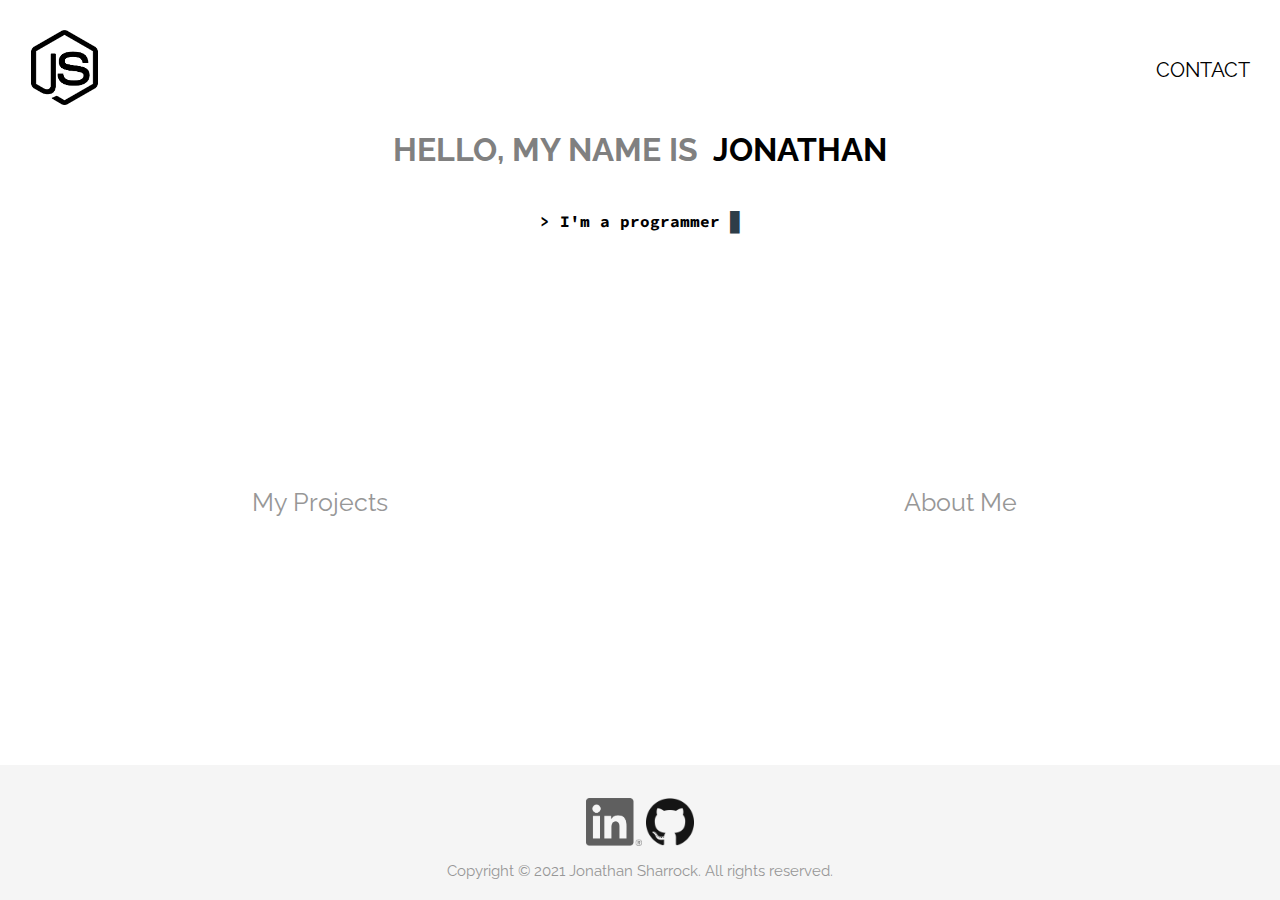
<file: index.html>
<!DOCTYPE html>
<html lang="en">
<head>
    <meta charset="UTF-8">
    <meta name="viewport" content="width=device-width, initial-scale=1, minimum-scale=1" />
    <title>Jonathan Sharrock - Portfolio</title>
    <link rel="icon" href="img/icon.png" type="image/png">
    <link rel="stylesheet" href="css/style.css">
    <link rel="preconnect" href="https://fonts.gstatic.com">
    <link href="https://fonts.googleapis.com/css2?family=Raleway:wght@200&family=Source+Code+Pro:wght@200&display=swap" rel="stylesheet">
    <script src="app.js"></script>
</head>
<body>
<div class="container">
    <div class="header">
      <a href="index.html"><img id="myLogo" src="img/js.png" alt="JS Logo"></a>
      <a href="contact.html"><p class="goldHover">CONTACT</p></a>
    </div>
    <div class="title">
        <h1 id="hello">HELLO, MY NAME IS</h1> <h1 class="goldHover" id="myName">JONATHAN</h1>
    </div>
    <div class="programmer">
        <h4 onclick="randDesc()">&gt; I'm a <span id="change">programmer</span> <span class="blink">█</span></h4>
        <script src="app.js"></script>
    </div>
    <div class="content">
        <div class="row">
            <div class="column">
                <a href="projects.html"><p class="option goldHover">My Projects</p></a>
            </div>
            <div class="column">
                <a href="about.html"><p class="option goldHover">About Me</p></a>
            </div>
        </div>
    </div>
</div>
<div class="footer">
    <div class="links">
        <a href="https://www.linkedin.com/in/jonathan-sharrock/"><img src="./img/linkedin.png" alt="LinkedIn"></a>
        <a href="https://github.com/JS2K8/"><img src="/img/githubicon.png" alt="Github"></a>
    </div>
    <div class="copyright">
        <p>Copyright © 2021 Jonathan Sharrock. All rights reserved.</p>
    </div>
</div>
</body>
</html>
</file>
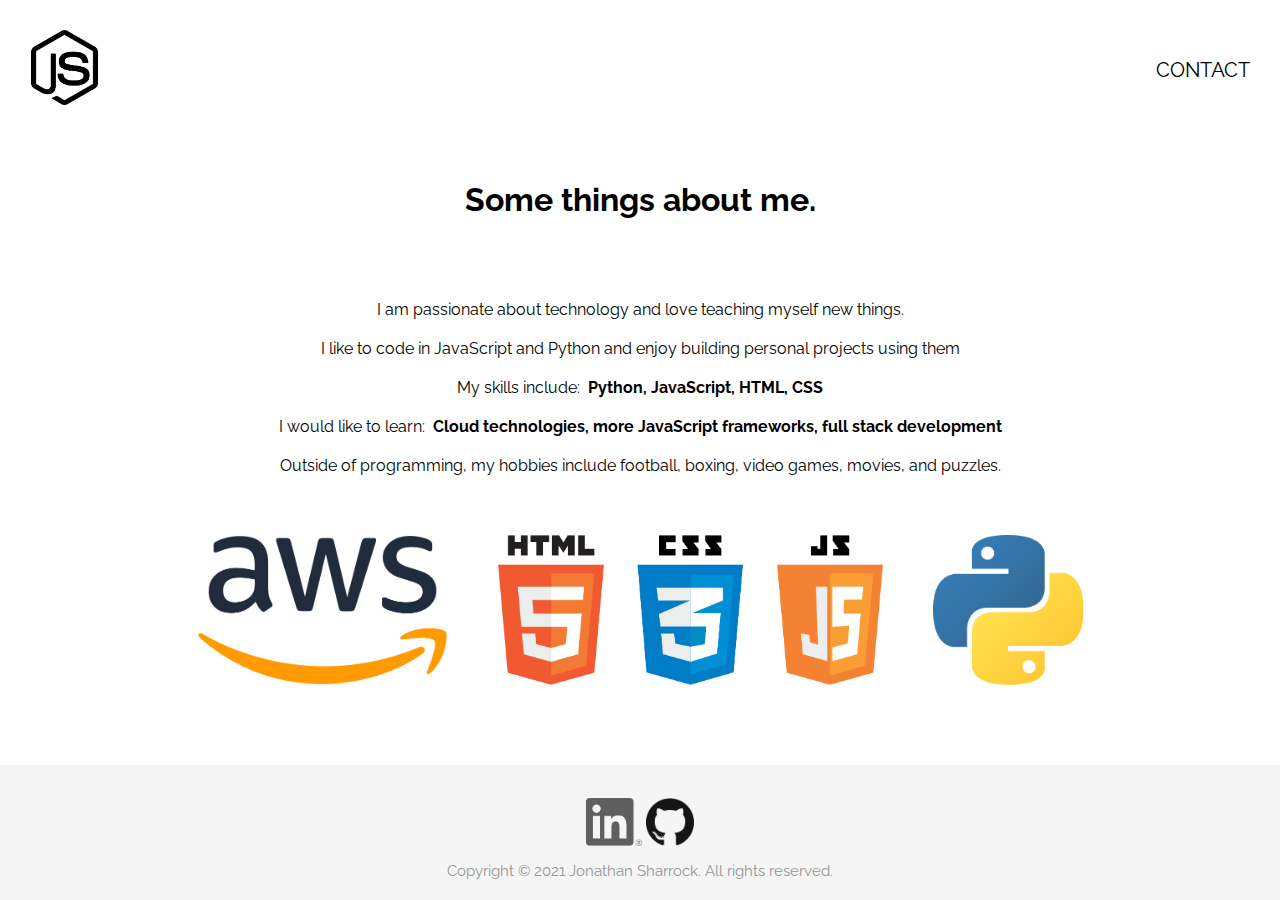
<file: about.html>
<!DOCTYPE html>
<html lang="en">
<head>
    <meta charset="UTF-8">
    <meta name="viewport" content="width=device-width, initial-scale=1, minimum-scale=1" />
    <title>Jonathan Sharrock - Portfolio</title>
    <link rel="icon" href="img/icon.png" type="image/png">
    <link rel="stylesheet" href="css/style.css">
    <link rel="preconnect" href="https://fonts.gstatic.com">
    <link href="https://fonts.googleapis.com/css2?family=Raleway:wght@200&family=Source+Code+Pro:wght@200&display=swap" rel="stylesheet">
</head>
<body>
<div class="container">
  <div class="header">
    <a href="index.html"><img id="myLogo" src="img/js.png" alt="JS Logo"></a>
    <a href="contact.html"><p class="goldHover">CONTACT</p></a>
  </div>
  <div class="title largeMarge aboutMe">
    <h1>Some things about me.</h1>
  </div>
  <div class="content about">
    <p>I am passionate about technology and love teaching myself new things.</p>
    <p>I like to code in JavaScript and Python and enjoy building personal projects using them</p>
    <p class="strong">My skills include: &nbsp<strong>Python, JavaScript, HTML, CSS</strong></p>
    <p class="strong">I would like to learn: &nbsp<strong> Cloud technologies, more JavaScript frameworks, full stack development</strong></p>
    <p>Outside of programming, my hobbies include football, boxing, video games, movies, and puzzles.</p>
  </div>
  <div class="skillImages">
    <img src="./img/aws.png" alt="AWS">
    <img src="./img/html.png" alt="Web Stack">
    <img src="./img/python.png" alt="Python">
  </div>
</div>
<div class="footer">
  <div class="links">
      <a href="https://www.linkedin.com/in/jonathan-sharrock/"><img src="./img/linkedin.png" alt="LinkedIn"></a>
      <a href="https://github.com/JS2K8/"><img src="img/githubicon.png" alt="Github"></a>
  </div>
  <div class="copyright">
      <p>Copyright © 2021 Jonathan Sharrock. All rights reserved.</p>
  </div>
</div>
</body>
</html>
</file>
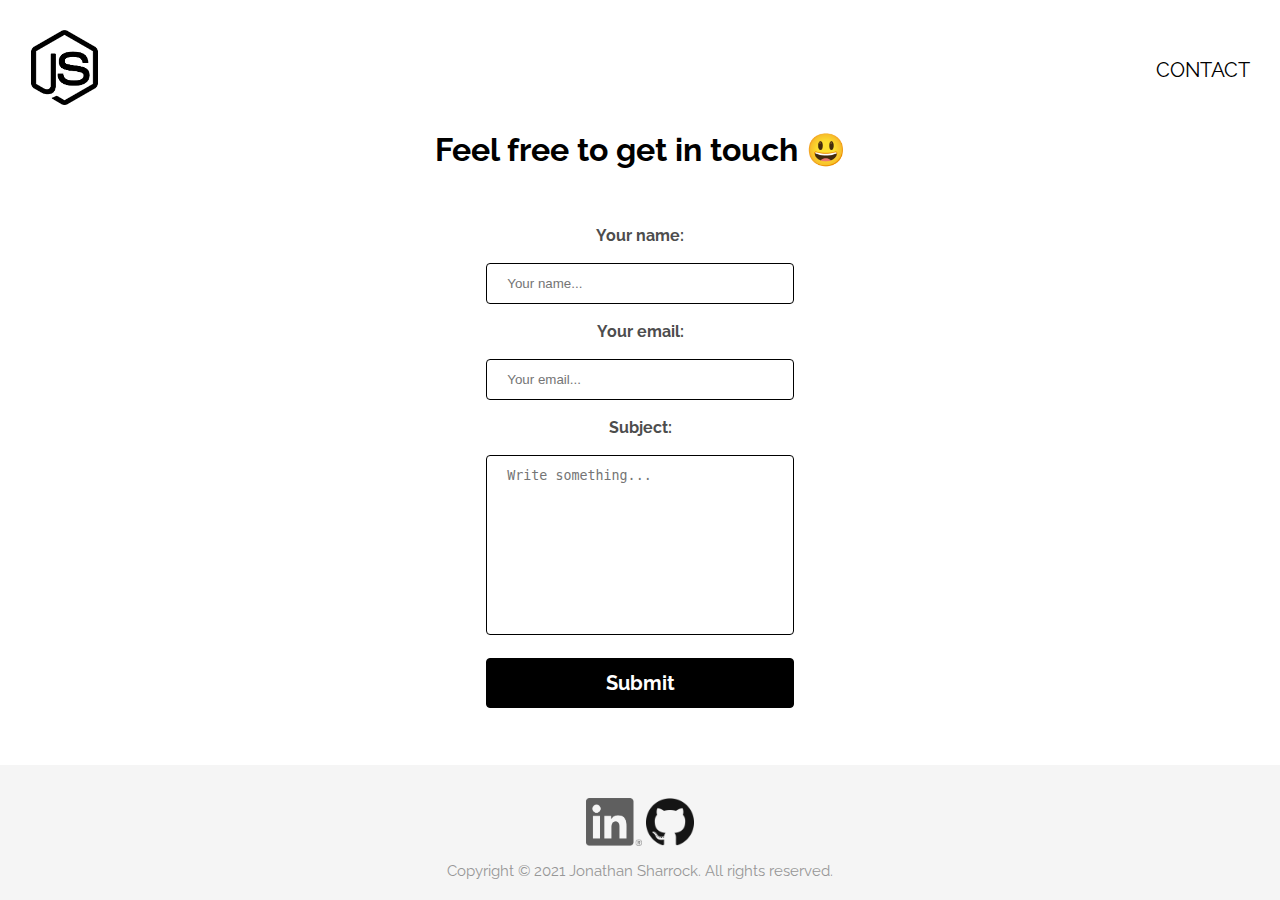
<file: contact.html>
<!DOCTYPE html>
<html lang="en">
<head>
    <meta charset="UTF-8">
    <meta name="viewport" content="width=device-width, initial-scale=1, minimum-scale=1" />
    <title>Jonathan Sharrock - Portfolio</title>
    <link rel="icon" href="img/icon.png" type="image/png">
    <link rel="stylesheet" href="css/style.css">
    <link rel="preconnect" href="https://fonts.gstatic.com">
    <link href="https://fonts.googleapis.com/css2?family=Raleway:wght@200&family=Source+Code+Pro:wght@200&display=swap" rel="stylesheet">
</head>
<body>
<div class="container">
  <div class="header">
    <a href="index.html"><img id="myLogo" src="img/js.png" alt="JS Logo"></a>
    <a href="contact.html"><p class="goldHover">CONTACT</p></a>
  </div>
  <div class="title">
    <h1>Feel free to get in touch 😃</h1>
  </div>
  <div class="content">
    <form class="formElements">
      <label for="name">Your name:</label>
      <input type="text" id="name" name="name" placeholder="Your name...">
      <label for="email">Your email:</label>
      <input type="text" id="email" name="email" placeholder="Your email...">
      <label for="message">Subject:</label>
      <textarea id="message" name="message" placeholder="Write something..." style="height: 180px;"></textarea>
      <input type="submit" value="Submit">
    </form>
  </div>
</div>
<div class="footer">
  <div class="links">
      <a href="https://www.linkedin.com/in/jonathan-sharrock/"><img src="./img/linkedin.png" alt="LinkedIn"></a>
      <a href="https://github.com/JS2K8/"><img src="/img/githubicon.png" alt="Github"></a>
  </div>
  <div class="copyright">
      <p>Copyright © 2021 Jonathan Sharrock. All rights reserved.</p>
  </div>
</div>
</body>
</html>
</file>
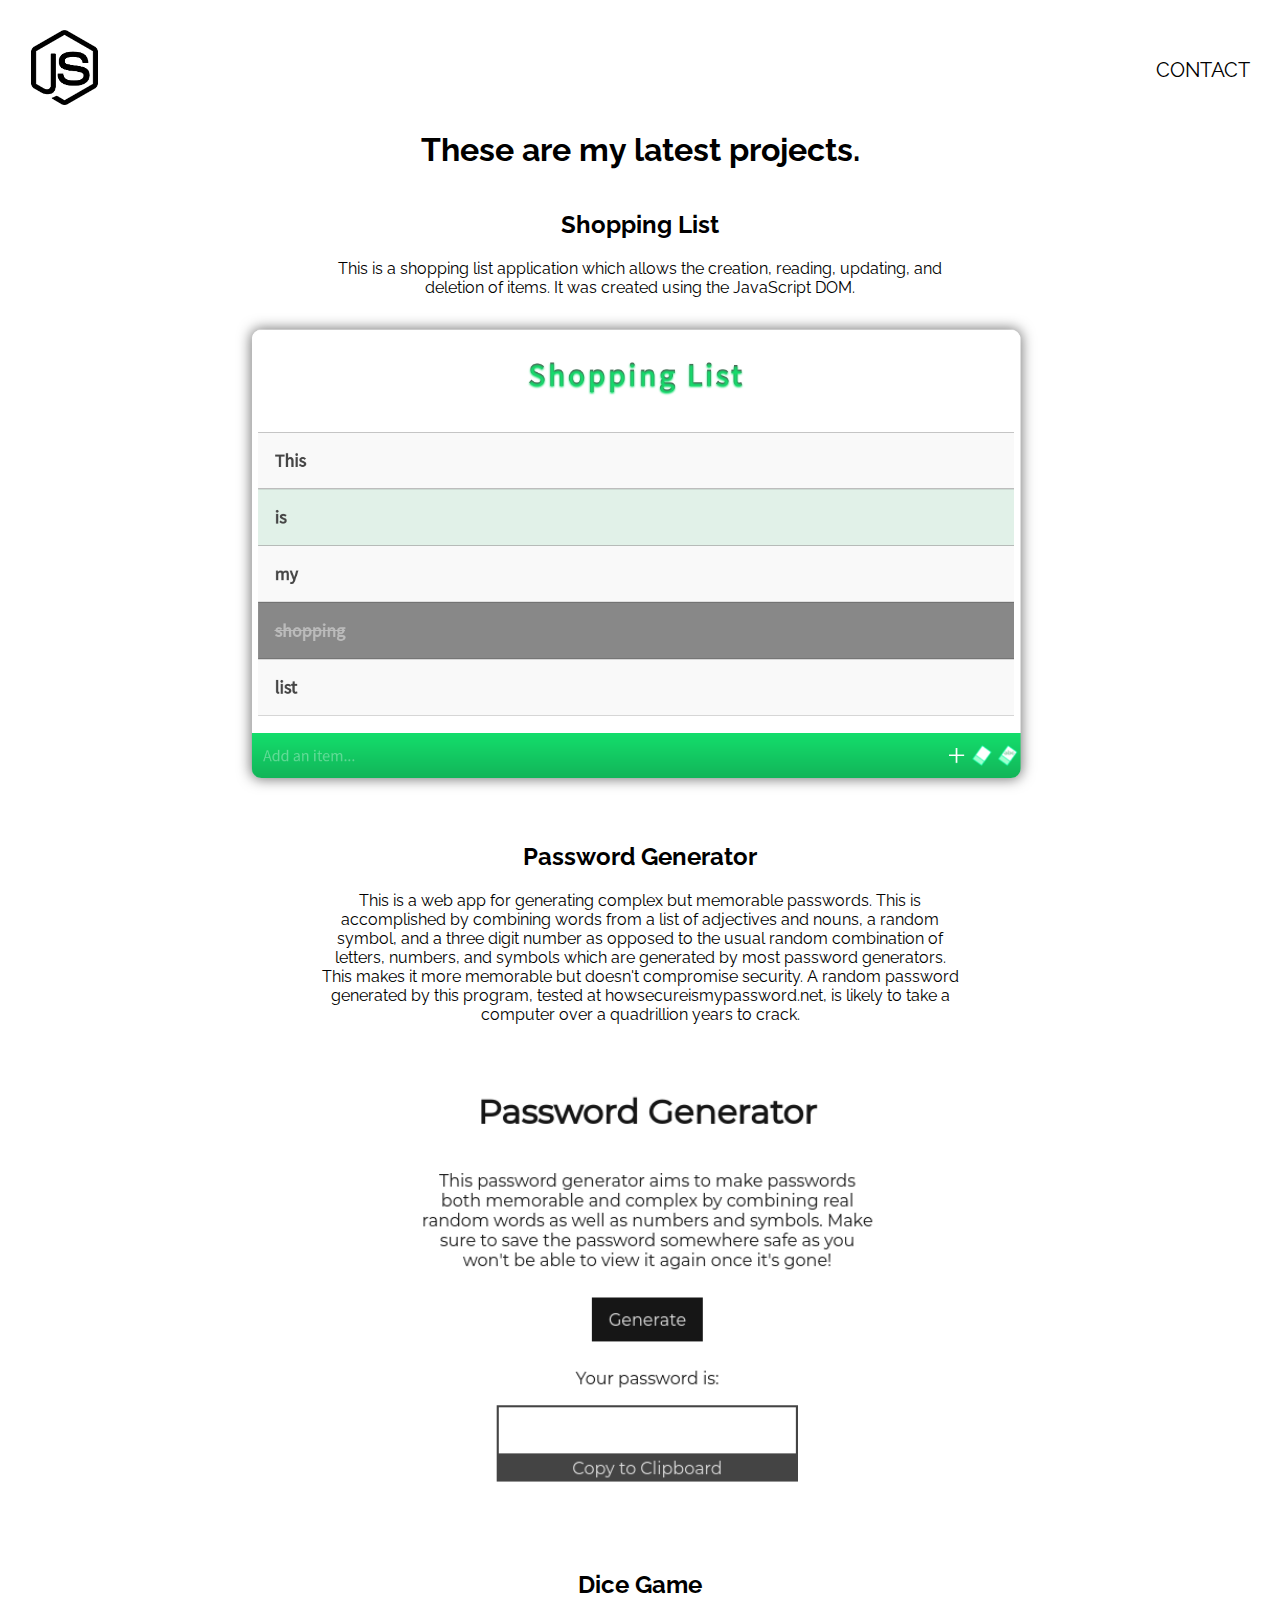
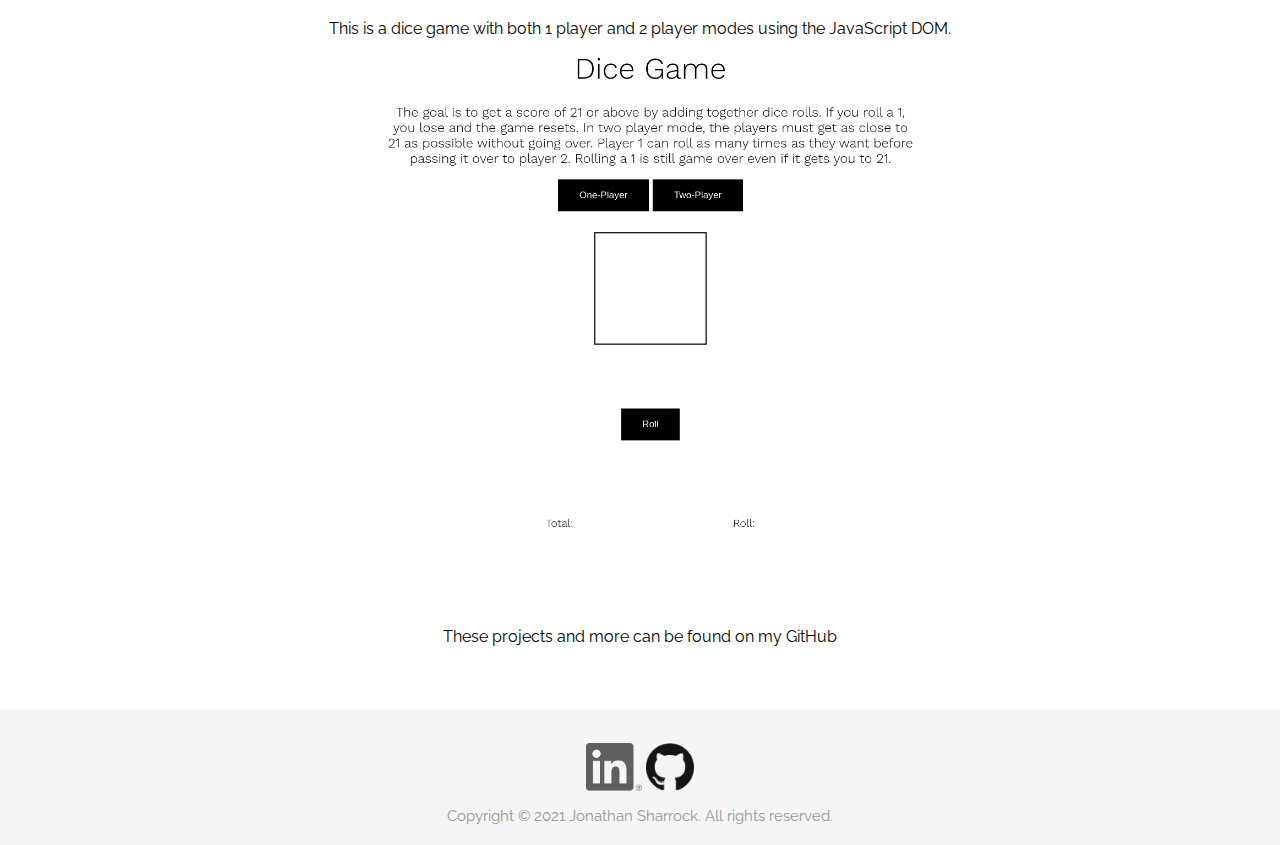
<file: projects.html>
<!DOCTYPE html>
<html lang="en">
<head>
    <meta charset="UTF-8">
    <meta name="viewport" content="width=device-width, initial-scale=1, minimum-scale=1" />
    <title>Jonathan Sharrock - Portfolio</title>
    <link rel="icon" href="img/icon.png" type="image/png">
    <link rel="stylesheet" href="css/style.css">
    <link rel="preconnect" href="https://fonts.gstatic.com">
    <link href="https://fonts.googleapis.com/css2?family=Raleway:wght@200&family=Source+Code+Pro:wght@200&display=swap" rel="stylesheet">
</head>
<body>
<div class="container">
    <div class="header">
      <a href="index.html"><img id="myLogo" src="img/js.png" alt="JS Logo"></a>
      <a href="contact.html"><p class="goldHover">CONTACT</p></a>
    </div>
    <div class="title">
        <h1>These are my latest projects.</h1>
    </div>
    <div class="content">
        <div class="project">
            <h2>Shopping List</h2>
            <p>This is a shopping list application which allows the creation, reading, updating, and deletion of items. It was created using the JavaScript DOM.</p>
            <img src="./img/shopping.png" alt="Shopping List">
        </div>
        <div class="project">
            <h2>Password Generator</h2>
            <p>This is a web app for generating complex but memorable passwords. This is accomplished by combining words from a list of adjectives and nouns, a random symbol, and a three digit number as opposed to the usual random combination of letters, numbers, and symbols which are generated by most password generators. This makes it more memorable but doesn't compromise security. A random password generated by this program, tested at howsecureismypassword.net, is likely to take a computer over a quadrillion years to crack.</p>
            <img src="./img/passgen.png" alt="Password Generator">
        </div>
        <div class="project">
            <h2>Dice Game</h2>
            <p>This is a dice game with both 1 player and 2 player modes using the JavaScript DOM.</p>
            <img src="./img/dicegame.png" alt="Dice Game">
        </div>
    </div>
    <div class="github">
        <a href="https://www.github.com/js2k8"><p class="goldHover">These projects and more can be found on my GitHub</p></a>
    </div>
</div>
<div class="footer">
    <div class="links">
        <a href="https://www.linkedin.com/in/jonathan-sharrock/"><img src="./img/linkedin.png" alt="LinkedIn"></a>
        <a href="https://github.com/JS2K8/"><img src="/img/githubicon.png" alt="Github"></a>
    </div>
    <div class="copyright">
        <p>Copyright © 2021 Jonathan Sharrock. All rights reserved.</p>
    </div>
</div>
</body>
</html>
</file>
<file: css/style.css>
/* -- General Styles -- */

html, body {
    height: 100%;
}

body {
    font-family: 'Raleway', sans-serif;
    margin: 0;
    display: flex;
    flex-direction: column;
}

a {
    text-decoration: none;
    color: black;
}

a:link {
    text-decoration: none;
}
  
a:visited {
    text-decoration: none;
}
  
a:hover {
    text-decoration: none;
}
  
a:active {
    text-decoration: none;
}

p {
    margin: 0;
}

label {
    margin: 10px;
    font-weight: bold;
    color: rgb(77, 77, 77);
}

/* -- Classes -- */ 

/* Site-wide */

.container {
    flex: 1 0 auto;
}

.header {
    display: flex;
    justify-content: space-between;
    align-items: center;
    margin: 30px;
    font-size: 20px;
    margin-bottom: 0;
}

.header p {
    margin: 0;
}

.title {
    display: flex;
    justify-content: center;
    align-items: flex-start;
}

.footer {
    display: flex;
    justify-content: center;
    align-items: center;
    color: rgb(151,151,151);
    background: rgb(245, 245, 245);
    height: 15vh;
    font-size: 15px;
    flex-shrink: 0;
    flex-direction: column;
}

.footer img {
    height: 48px;
    filter: grayscale();
}

.links {
    margin: 1%;
}

.goldHover:hover {
    color: rgb(209, 190, 149);
}

.largeMarge {
    margin: 50px;
}

/* Index */

.programmer {
    display: flex;
    justify-content: center;
    font-family: 'Source Code Pro', monospace;
    align-items: center;
    user-select: none;
    cursor: crosshair;
}

.row {
    display: flex;
    justify-content: space-around;
}

.column {
    width: 50%;
    display: flex;
    justify-content: center;
    align-items: center;
    min-height: 500px;
}

.column p {
    margin: 0;
    font-size: 25px;
    color: rgb(151,151,151);
}

.column:hover {
    background-image: linear-gradient(rgb(255, 255, 255), rgb(245, 245, 245));
}

.blink {
    font-weight: 100;
    color: #2E3D48;
    -webkit-animation: 1s blink step-end infinite;
    -moz-animation: 1s blink step-end infinite;
    -ms-animation: 1s blink step-end infinite;
    -o-animation: 1s blink step-end infinite;
    animation: 1s blink step-end infinite;
  }
  
  @keyframes blink {
    from, to {
      color: transparent;
    }
    50% {
      color: black;
    }
  }
  
  @-moz-keyframes blink {
    from, to {
      color: transparent;
    }
    50% {
      color: black;
    }
  }
  
  @-webkit-keyframes blink {
    from, to {
      color: transparent;
    }
    50% {
      color: black;
    }
  }
  
  @-ms-keyframes blink {
    from, to {
      color: transparent;
    }
    50% {
      color: black;
    }
  }
  
  @-o-keyframes blink {
    from, to {
      color: transparent;
    }
    50% {
      color: black;
    }
  }

/* Projects */

.github {
    display: flex;
    justify-content: center;
    margin: 5%;
}

.project {
    display: flex;
    flex-direction: column;
    align-items: center;
    text-align: center;
}

.project img {
    height: 500px;
    margin: 1%;
}

.project p {
    width: 50%;
}

/* About */

.about p {
    display: flex;
    justify-content: center;
    padding: 10px;
    text-align: center;
}

.skillImages {
    display: flex;
    justify-content: center;
    margin: 25px;
}

.skillImages img {
    height: 150px;
    padding: 25px;
}

/* Contact */

.formElements {
    display: flex;
    flex-direction: column;
    align-items: center;
    margin: 25px;
}

.formElements input[type=text] {
    width: 25%;
    padding: 12px 20px;
    margin: 8px 0;
    border: 1px solid rgb(0, 0, 0);
    border-radius: 4px;
    box-sizing: border-box;
}

.formElements textarea {
    width: 25%;
    padding: 12px 20px;
    margin: 8px 0;
    border: 1px solid rgb(0, 0, 0);
    border-radius: 4px;
    box-sizing: border-box;
    resize: none;
}

.formElements input[type=submit] {
    width: 25%;
    padding: 12px 20px;
    margin: 15px;
    border: 1px solid rgb(0, 0, 0);
    border-radius: 4px;
    box-sizing: border-box;
    background-color: black;
    color: white;
    font-size: 20px;
    font-family: 'Raleway', sans-serif;
    font-weight: bold;
}

.formElements input[type=submit]:hover {
    background-color: rgb(209, 190, 149);
    transition: background-color 200ms;
    transition: color 200ms;
    color: black;
}

/* Index */

#myLogo {
    height: 75px;
}

#hello {
    color: gray;
}

#myName {
    padding-left: 15px;
    transition: color 1s;
}

/* Projects */



/* About */



/* Contact */

/* -- Media Queries -- */

/* Index */

@media screen and (max-width: 800px) {
    .title {
        text-align: center;
        flex-direction: column;
        align-items: center;
    }
    #hello {
        margin: 5%;
        text-align: center;
    }
    #myName {
        padding: 0px;
        width: 100%;
        margin: 0px;
    }
    .row {
        display: flex;
        flex-direction: column;
        justify-content: center;
        width: 100%;
    }
    .content {
        display: flex;
        justify-content: center;
        flex-direction: column;
    }
    .column {
        width: 100%;
        min-height: 25vh;
    }
    .footer {
        text-align: center;
    }


  /* Projects */

    .title h1 {
        max-width: 80%;
    }

    .project img {
        max-width: 100%;
    }

    .project p {
        width: 75%;
    }

    .github {
        text-align: center;
    }

  /* About */

    .aboutMe {
        margin: 0;
    }

    .about {
        flex-direction: column;
    }

    .strong {
        flex-direction: column;
    }

    .skillImages {
        display: none;
    }

  /* Contact */

    .formElements input[type=text] {
        width: 100%;
    }

    .formElements textarea {
        width: 100%;
    }

    .formElements input[type=submit] {
        width: 100%;
    }
}
</file>
